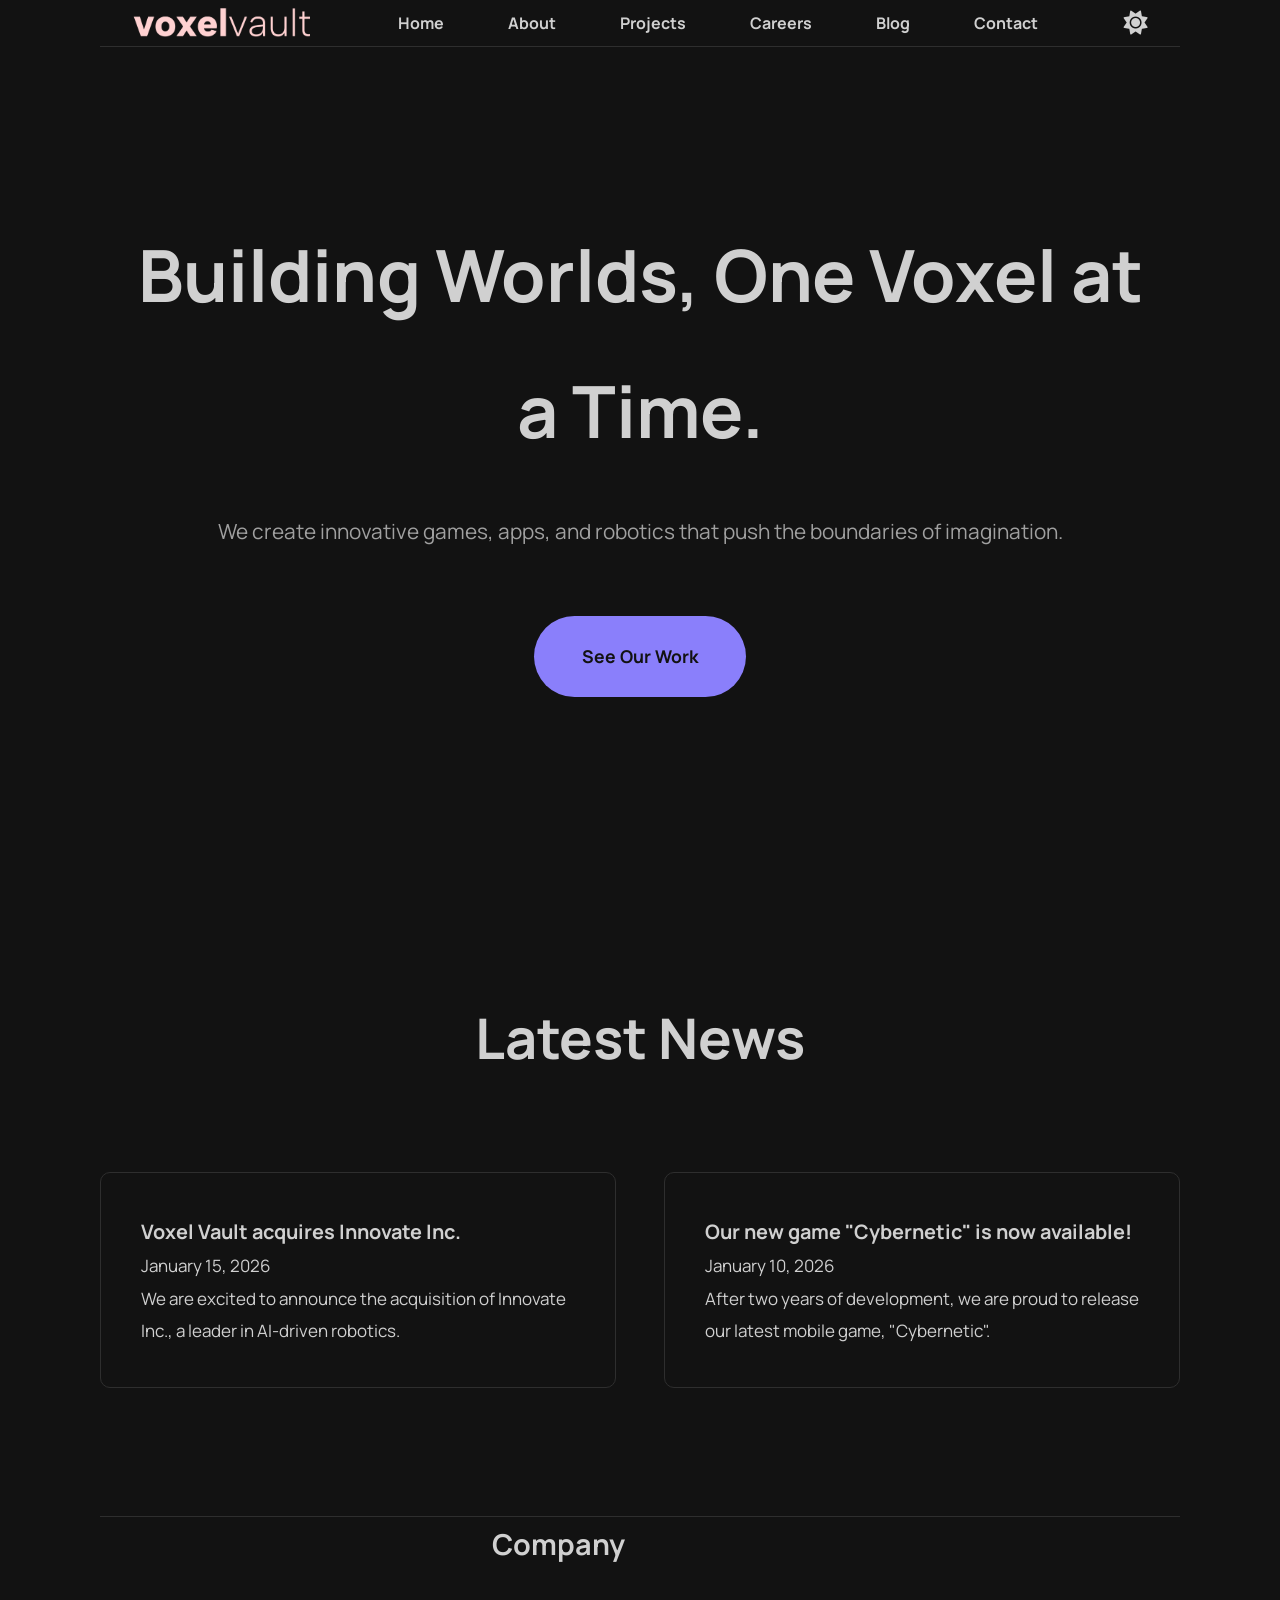
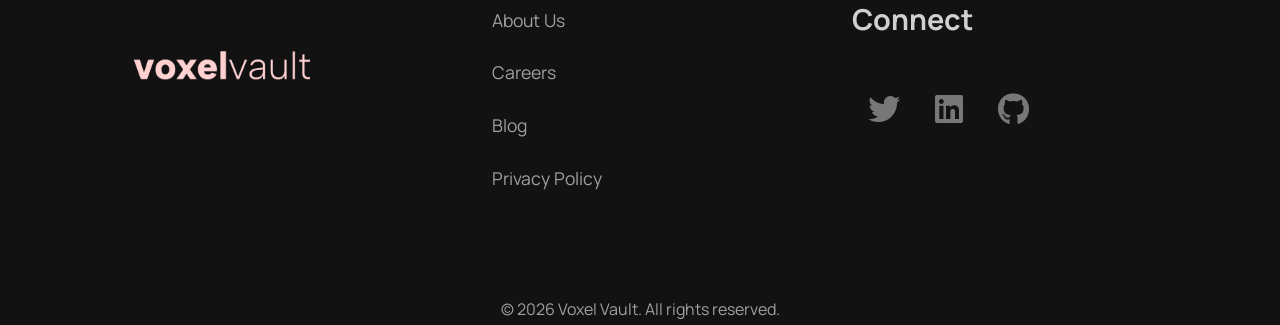
<file: index.html>
<!DOCTYPE html>
<html lang="en">
<head>
    <meta charset="UTF-8" />
    <meta name="viewport" content="width=device-width, initial-scale=1.0" />
    <title>Voxel Vault - Building Worlds</title>
    <link rel="stylesheet" href="style.css">
    <link rel="stylesheet" href="dark-theme.css">
    <link rel="icon" href="img/favicon.ico" type="image/x-icon">
    <link rel="stylesheet" href="https://cdnjs.cloudflare.com/ajax/libs/font-awesome/6.0.0-beta3/css/all.min.css">
</head>
<body class="dark-theme">
    <header class="container">
        <a href="index.html" class="logo">
            <img src="img/voxelvault-high-resolution-logo-transparent.png" alt="Voxel Vault Logo" class="dark-logo">
            <img src="img/voxelvault-high-resolution-logo-grayscale-transparent.png" alt="Voxel Vault Logo" class="light-logo">
        </a>
        <nav>
            <a href="index.html">Home</a>
            <a href="about.html">About</a>
            <a href="projects.html">Projects</a>
            <a href="careers.html">Careers</a>
            <a href="blog.html">Blog</a>
            <a href="contact.html">Contact</a>
        </nav>
        <div class="theme-switcher">
            <i class="fas fa-sun"></i>
        </div>
        <div class="hamburger">
            <span class="bar"></span>
            <span class="bar"></span>
            <span class="bar"></span>
        </div>
    </header>

    <main>
        <section class="hero">
            <div class="container">
                <h1>Building Worlds, One Voxel at a Time.</h1>
                <p>We create innovative games, apps, and robotics that push the boundaries of imagination.</p>
                <a href="projects.html" class="cta-button">See Our Work</a>
            </div>
        </section>

        <section class="section container">
            <h2 class="section-title">Latest News</h2>
            <div class="project-grid">
                <div class="project">
                    <div class="project-content">
                        <h3>Voxel Vault acquires Innovate Inc.</h3>
                        <p class="meta">January 15, 2026</p>
                        <p>We are excited to announce the acquisition of Innovate Inc., a leader in AI-driven robotics.</p>
                    </div>
                </div>
                <div class="project">
                    <div class="project-content">
                        <h3>Our new game "Cybernetic" is now available!</h3>
                        <p class="meta">January 10, 2026</p>
                        <p>After two years of development, we are proud to release our latest mobile game, "Cybernetic".</p>
                    </div>
                </div>
            </div>
        </section>
    </main>

    <footer class="container">
        <div class="footer-grid">
            <div class="logo">
                <a href="index.html">
                    <img src="img/voxelvault-high-resolution-logo-transparent.png" alt="Voxel Vault Logo" class="dark-logo">
                    <img src="img/voxelvault-high-resolution-logo-grayscale-transparent.png" alt="Voxel Vault Logo" class="light-logo">
                </a>
            </div>
            <div>
                <h4>Company</h4>
                <ul>
                    <li><a href="about.html">About Us</a></li>
                    <li><a href="careers.html">Careers</a></li>
                    <li><a href="blog.html">Blog</a></li>
                    <li><a href="privacy.html">Privacy Policy</a></li>
                </ul>
            </div>
            <div>
                <h4>Connect</h4>
                <div class="social-links">
                    <a href="#"><i class="fab fa-twitter"></i></a>
                    <a href="#"><i class="fab fa-linkedin"></i></a>
                    <a href="#"><i class="fab fa-github"></i></a>
                </div>
            </div>
        </div>
        <p>&copy; 2026 Voxel Vault. All rights reserved.</p>
    </footer>

    <script>
        const themeSwitcher = document.querySelector('.theme-switcher i');
        const body = document.querySelector('body');
        const hamburger = document.querySelector('.hamburger');
        const navMenu = document.querySelector('nav');

        themeSwitcher.addEventListener('click', () => {
            body.classList.toggle('dark-theme');
            if (body.classList.contains('dark-theme')) {
                themeSwitcher.classList.remove('fa-moon');
                themeSwitcher.classList.add('fa-sun');
            } else {
                themeSwitcher.classList.remove('fa-sun');
                themeSwitcher.classList.add('fa-moon');
            }
        });
        
        hamburger.addEventListener('click', () => {
            hamburger.classList.toggle('active');
            navMenu.classList.toggle('active');
        });
    </script>
</body>
</html>
</file>
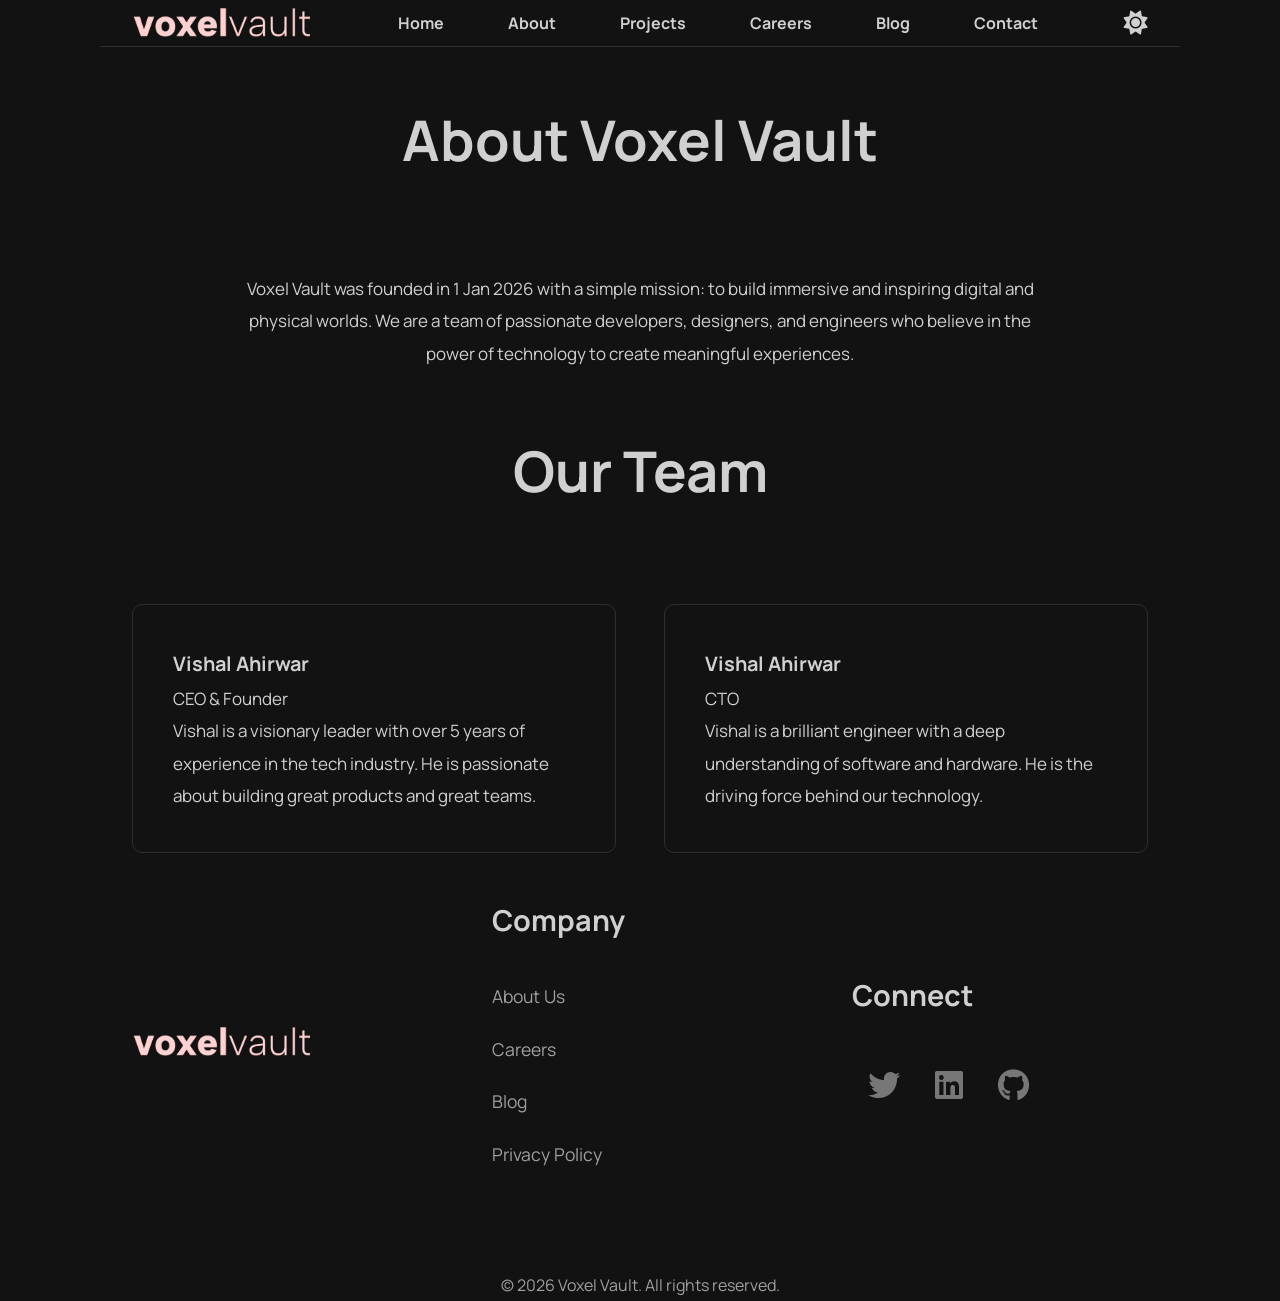
<file: about.html>
<!DOCTYPE html>
<html lang="en">
<head>
    <meta charset="UTF-8" />
    <meta name="viewport" content="width=device-width, initial-scale=1.0" />
    <title>About Us - Voxel Vault</title>
    <link rel="stylesheet" href="style.css">
    <link rel="stylesheet" href="dark-theme.css">
    <link rel="icon" href="img/favicon.ico" type="image/x-icon">
    <link rel="stylesheet" href="https://cdnjs.cloudflare.com/ajax/libs/font-awesome/6.0.0-beta3/css/all.min.css">
</head>
<body class="dark-theme">
    <header class="container">
        <a href="index.html" class="logo">
                    <img src="img/voxelvault-high-resolution-logo-transparent.png" alt="Voxel Vault Logo" class="dark-logo">
                    <img src="img/voxelvault-high-resolution-logo-grayscale-transparent.png" alt="Voxel Vault Logo" class="light-logo">
        </a>
        <nav>
            <a href="index.html">Home</a>
            <a href="about.html">About</a>
            <a href="projects.html">Projects</a>
            <a href="careers.html">Careers</a>
            <a href="blog.html">Blog</a>
            <a href="contact.html">Contact</a>
        </nav>
        <div class="theme-switcher">
            <i class="fas fa-sun"></i>
        </div>
        <div class="hamburger">
            <span class="bar"></span>
            <span class="bar"></span>
            <span class="bar"></span>
        </div>
    </header>
    <main class="container" style="padding-top: 40px; padding-bottom: 40px;">
        <h1 class="section-title">About Voxel Vault</h1>
        <p style="text-align: center; max-width: 800px; margin: 0 auto 3rem auto;">Voxel Vault was founded in 1 Jan 2026 with a simple mission: to build immersive and inspiring digital and physical worlds. We are a team of passionate developers, designers, and engineers who believe in the power of technology to create meaningful experiences.</p>

        <h2 class="section-title">Our Team</h2>
        <div class="project-grid">
            <div class="project">
                <div class="project-content">
                    <h3>Vishal Ahirwar</h3>
                    <p class="location">CEO & Founder</p>
                    <p>Vishal is a visionary leader with over 5 years of experience in the tech industry. He is passionate about building great products and great teams.</p>
                </div>
            </div>
            <div class="project">
                <div class="project-content">
                    <h3>Vishal Ahirwar</h3>
                    <p class="location">CTO</p>
                    <p>Vishal is a brilliant engineer with a deep understanding of software and hardware. He is the driving force behind our technology.</p>
                </div>
            </div>
        </div>
    </main>
    <footer class="container">
        <div class="footer-grid">
            <div class="logo">
                <a href="index.html">
                    <img src="img/voxelvault-high-resolution-logo-transparent.png" alt="Voxel Vault Logo" class="dark-logo">
                    <img src="img/voxelvault-high-resolution-logo-grayscale-transparent.png" alt="Voxel Vault Logo" class="light-logo">
                </a>
            </div>
            <div>
                <h4>Company</h4>
                <ul>
                    <li><a href="about.html">About Us</a></li>
                    <li><a href="careers.html">Careers</a></li>
                    <li><a href="blog.html">Blog</a></li>
                    <li><a href="privacy.html">Privacy Policy</a></li>
                </ul>
            </div>
            <div>
                <h4>Connect</h4>
                <div class="social-links">
                    <a href="#"><i class="fab fa-twitter"></i></a>
                    <a href="#"><i class="fab fa-linkedin"></i></a>
                    <a href="#"><i class="fab fa-github"></i></a>
                </div>
            </div>
        </div>
        <p>&copy; 2026 Voxel Vault. All rights reserved.</p>
    </footer>

    <script>
        const themeSwitcher = document.querySelector('.theme-switcher i');
        const body = document.querySelector('body');
        const hamburger = document.querySelector('.hamburger');
        const navMenu = document.querySelector('nav');

        themeSwitcher.addEventListener('click', () => {
            body.classList.toggle('dark-theme');
            if (body.classList.contains('dark-theme')) {
                themeSwitcher.classList.remove('fa-moon');
                themeSwitcher.classList.add('fa-sun');
            } else {
                themeSwitcher.classList.remove('fa-sun');
                themeSwitcher.classList.add('fa-moon');
            }
        });
        
        hamburger.addEventListener('click', () => {
            hamburger.classList.toggle('active');
            navMenu.classList.toggle('active');
        });
    </script>
</body>
</html>
</file>
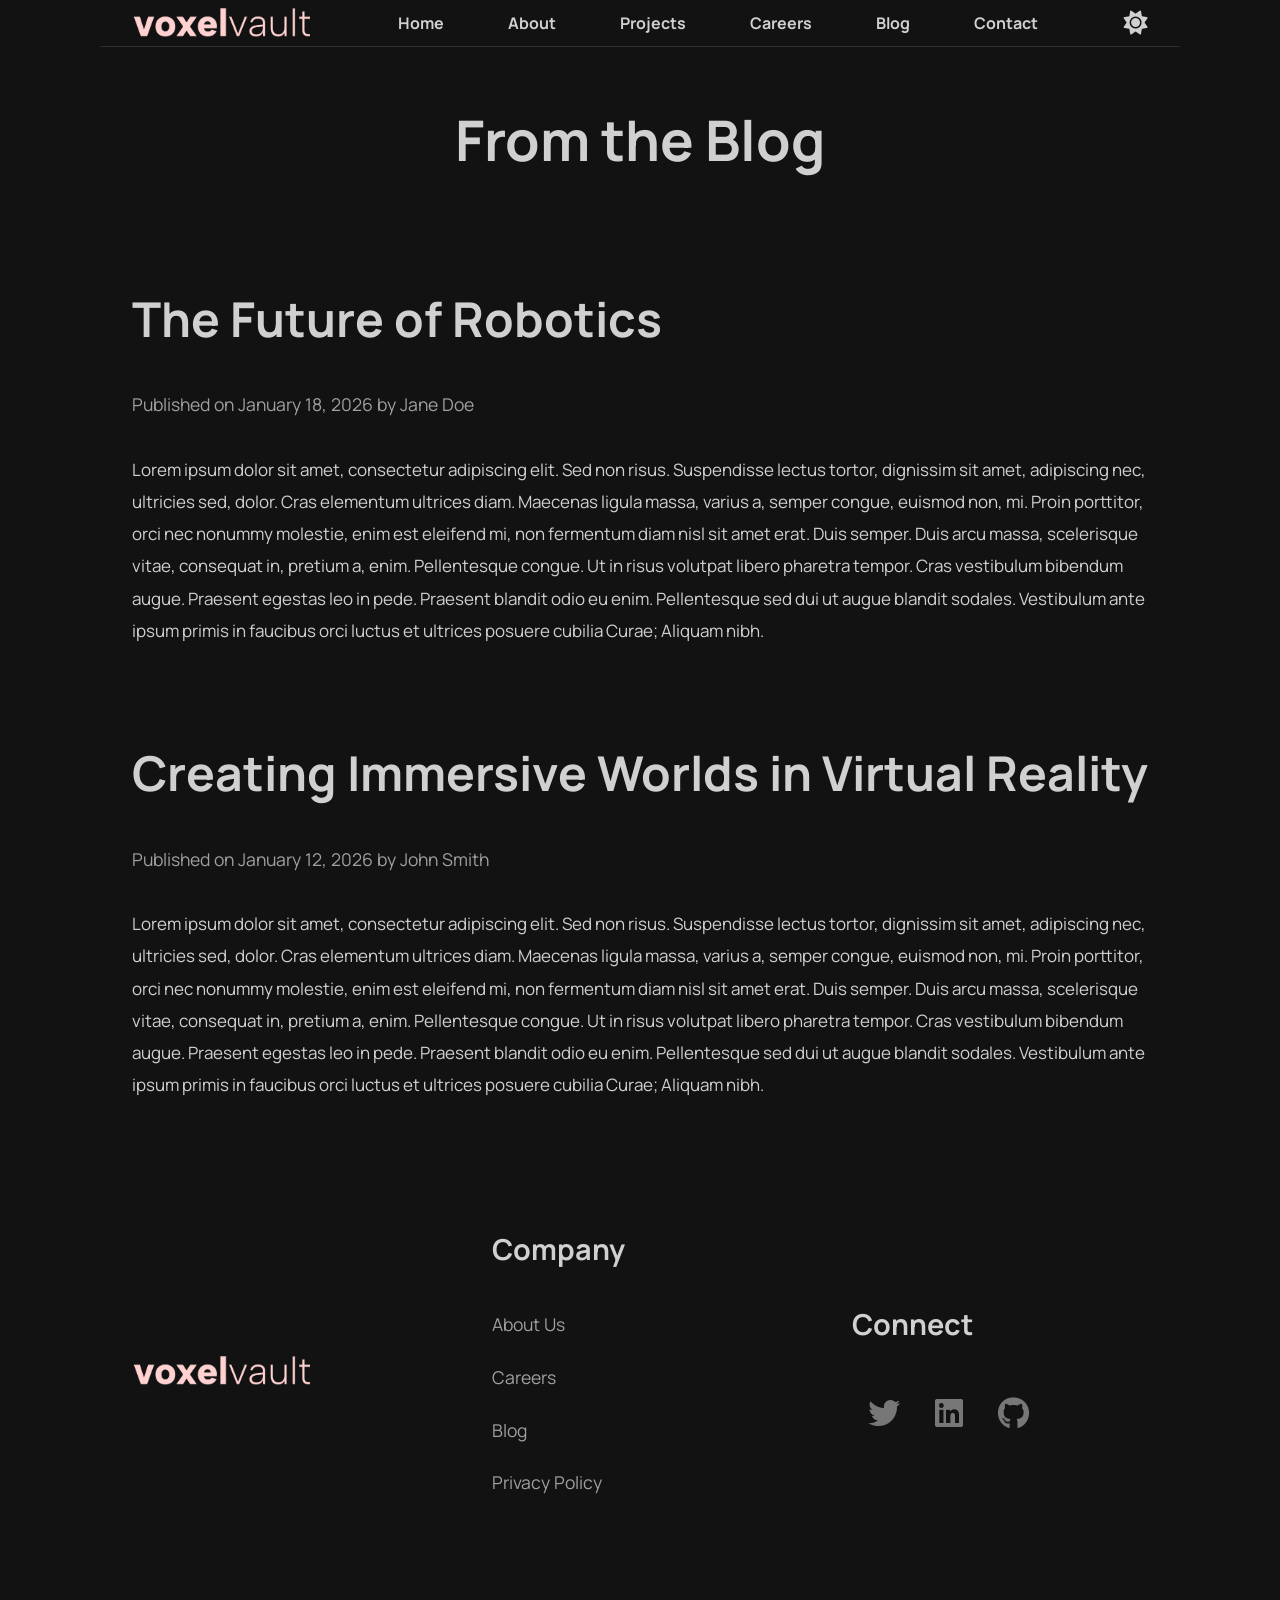
<file: blog.html>
<!DOCTYPE html>
<html lang="en">
<head>
    <meta charset="UTF-8" />
    <meta name="viewport" content="width=device-width, initial-scale=1.0" />
    <title>Blog - Voxel Vault</title>
    <link rel="stylesheet" href="style.css">
    <link rel="stylesheet" href="dark-theme.css">
    <link rel="icon" href="img/favicon.ico" type="image/x-icon">
    <link rel="stylesheet" href="https://cdnjs.cloudflare.com/ajax/libs/font-awesome/6.0.0-beta3/css/all.min.css">
</head>
<body class="dark-theme">
    <header class="container">
        <a href="index.html" class="logo">
                    <img src="img/voxelvault-high-resolution-logo-transparent.png" alt="Voxel Vault Logo" class="dark-logo">
                    <img src="img/voxelvault-high-resolution-logo-grayscale-transparent.png" alt="Voxel Vault Logo" class="light-logo">
        </a>
        <nav>
            <a href="index.html">Home</a>
            <a href="about.html">About</a>
            <a href="projects.html">Projects</a>
            <a href="careers.html">Careers</a>
            <a href="blog.html">Blog</a>
            <a href="contact.html">Contact</a>
        </nav>
        <div class="theme-switcher">
            <i class="fas fa-sun"></i>
        </div>
        <div class="hamburger">
            <span class="bar"></span>
            <span class="bar"></span>
            <span class="bar"></span>
        </div>
    </header>
    <main class="container" style="padding-top: 40px; padding-bottom: 40px;">
        <h1 class="section-title">From the Blog</h1>
        
        <div class="blog-post">
            <h3>The Future of Robotics</h3>
            <p class="meta">Published on January 18, 2026 by Jane Doe</p>
            <p>Lorem ipsum dolor sit amet, consectetur adipiscing elit. Sed non risus. Suspendisse lectus tortor, dignissim sit amet, adipiscing nec, ultricies sed, dolor. Cras elementum ultrices diam. Maecenas ligula massa, varius a, semper congue, euismod non, mi. Proin porttitor, orci nec nonummy molestie, enim est eleifend mi, non fermentum diam nisl sit amet erat. Duis semper. Duis arcu massa, scelerisque vitae, consequat in, pretium a, enim. Pellentesque congue. Ut in risus volutpat libero pharetra tempor. Cras vestibulum bibendum augue. Praesent egestas leo in pede. Praesent blandit odio eu enim. Pellentesque sed dui ut augue blandit sodales. Vestibulum ante ipsum primis in faucibus orci luctus et ultrices posuere cubilia Curae; Aliquam nibh.</p>
        </div>

        <div class="blog-post">
            <h3>Creating Immersive Worlds in Virtual Reality</h3>
            <p class="meta">Published on January 12, 2026 by John Smith</p>
            <p>Lorem ipsum dolor sit amet, consectetur adipiscing elit. Sed non risus. Suspendisse lectus tortor, dignissim sit amet, adipiscing nec, ultricies sed, dolor. Cras elementum ultrices diam. Maecenas ligula massa, varius a, semper congue, euismod non, mi. Proin porttitor, orci nec nonummy molestie, enim est eleifend mi, non fermentum diam nisl sit amet erat. Duis semper. Duis arcu massa, scelerisque vitae, consequat in, pretium a, enim. Pellentesque congue. Ut in risus volutpat libero pharetra tempor. Cras vestibulum bibendum augue. Praesent egestas leo in pede. Praesent blandit odio eu enim. Pellentesque sed dui ut augue blandit sodales. Vestibulum ante ipsum primis in faucibus orci luctus et ultrices posuere cubilia Curae; Aliquam nibh.</p>
        </div>
        
    </main>
    <footer class="container">
        <div class="footer-grid">
            <div class="logo">
                <a href="index.html">
                                  <img src="img/voxelvault-high-resolution-logo-transparent.png" alt="Voxel Vault Logo" class="dark-logo">
                    <img src="img/voxelvault-high-resolution-logo-grayscale-transparent.png" alt="Voxel Vault Logo" class="light-logo">
                </a>
            </div>
            <div>
                <h4>Company</h4>
                <ul>
                    <li><a href="about.html">About Us</a></li>
                    <li><a href="careers.html">Careers</a></li>
                    <li><a href="blog.html">Blog</a></li>
                    <li><a href="privacy.html">Privacy Policy</a></li>
                </ul>
            </div>
            <div>
                <h4>Connect</h4>
                <div class="social-links">
                    <a href="#"><i class="fab fa-twitter"></i></a>
                    <a href="#"><i class="fab fa-linkedin"></i></a>
                    <a href="#"><i class="fab fa-github"></i></a>
                </div>
            </div>
        </div>
        <p>&copy; 2026 Voxel Vault. All rights reserved.</p>
    </footer>

    <script>
        const themeSwitcher = document.querySelector('.theme-switcher i');
        const body = document.querySelector('body');
        const hamburger = document.querySelector('.hamburger');
        const navMenu = document.querySelector('nav');

        themeSwitcher.addEventListener('click', () => {
            body.classList.toggle('dark-theme');
            if (body.classList.contains('dark-theme')) {
                themeSwitcher.classList.remove('fa-moon');
                themeSwitcher.classList.add('fa-sun');
            } else {
                themeSwitcher.classList.remove('fa-sun');
                themeSwitcher.classList.add('fa-moon');
            }
        });

        hamburger.addEventListener('click', () => {
            hamburger.classList.toggle('active');
            navMenu.classList.toggle('active');
        });
    </script>
</body>
</html>
</file>
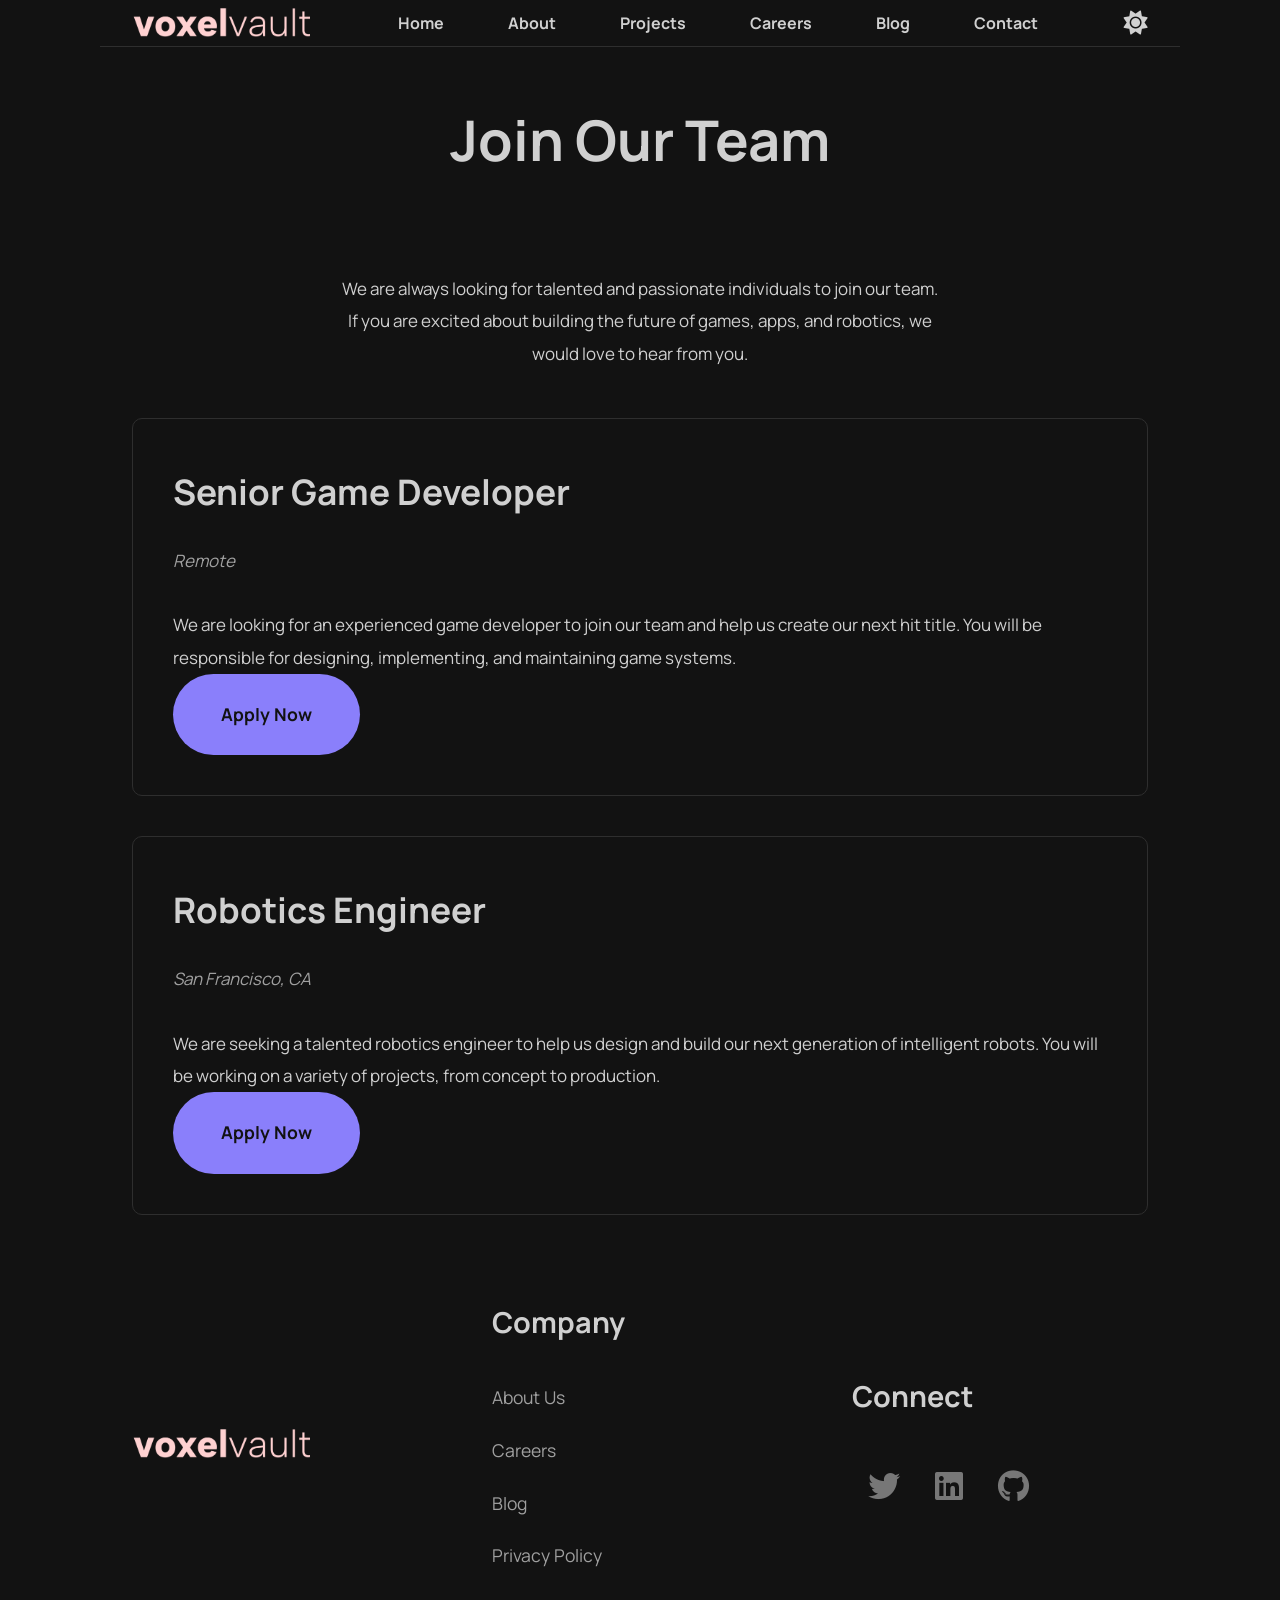
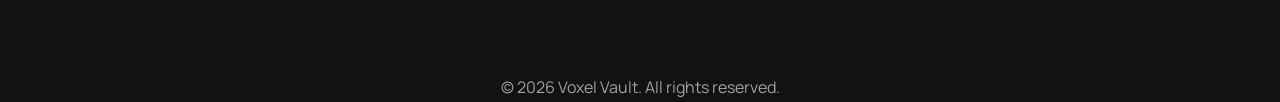
<file: careers.html>
<!DOCTYPE html>
<html lang="en">
<head>
    <meta charset="UTF-8" />
    <meta name="viewport" content="width=device-width, initial-scale=1.0" />
    <title>Careers - Voxel Vault</title>
    <link rel="stylesheet" href="style.css">
    <link rel="stylesheet" href="dark-theme.css">
    <link rel="icon" href="img/favicon.ico" type="image/x-icon">
    <link rel="stylesheet" href="https://cdnjs.cloudflare.com/ajax/libs/font-awesome/6.0.0-beta3/css/all.min.css">
</head>
<body class="dark-theme">
    <header class="container">
        <a href="index.html" class="logo">
                     <img src="img/voxelvault-high-resolution-logo-transparent.png" alt="Voxel Vault Logo" class="dark-logo">
                    <img src="img/voxelvault-high-resolution-logo-grayscale-transparent.png" alt="Voxel Vault Logo" class="light-logo">
        </a>
        <nav>
            <a href="index.html">Home</a>
            <a href="about.html">About</a>
            <a href="projects.html">Projects</a>
            <a href="careers.html">Careers</a>
            <a href="blog.html">Blog</a>
            <a href="contact.html">Contact</a>
        </nav>
        <div class="theme-switcher">
            <i class="fas fa-sun"></i>
        </div>
        <div class="hamburger">
            <span class="bar"></span>
            <span class="bar"></span>
            <span class="bar"></span>
        </div>
    </header>
    <main class="container" style="padding-top: 40px; padding-bottom: 40px;">
        <h1 class="section-title">Join Our Team</h1>
        <p style="text-align: center; max-width: 600px; margin: 0 auto 3rem auto;">We are always looking for talented and passionate individuals to join our team. If you are excited about building the future of games, apps, and robotics, we would love to hear from you.</p>

        <div class="job-listing">
            <h3>Senior Game Developer</h3>
            <p class="location">Remote</p>
            <p>We are looking for an experienced game developer to join our team and help us create our next hit title. You will be responsible for designing, implementing, and maintaining game systems.</p>
            <a href="mailto:careers@voxelvault.com" class="cta-button">Apply Now</a>
        </div>

        <div class="job-listing">
            <h3>Robotics Engineer</h3>
            <p class="location">San Francisco, CA</p>
            <p>We are seeking a talented robotics engineer to help us design and build our next generation of intelligent robots. You will be working on a variety of projects, from concept to production.</p>
            <a href="mailto:careers@voxelvault.com" class="cta-button">Apply Now</a>
        </div>
    </main>
    <footer class="container">
        <div class="footer-grid">
            <div class="logo">
                <a href="index.html">
                    <img src="img/voxelvault-high-resolution-logo-transparent.png" alt="Voxel Vault Logo" class="dark-logo">
                    <img src="img/voxelvault-high-resolution-logo-grayscale-transparent.png" alt="Voxel Vault Logo" class="light-logo">
                </a>
            </div>
            <div>
                <h4>Company</h4>
                <ul>
                    <li><a href="about.html">About Us</a></li>
                    <li><a href="careers.html">Careers</a></li>
                    <li><a href="blog.html">Blog</a></li>
                    <li><a href="privacy.html">Privacy Policy</a></li>
                </ul>
            </div>
            <div>
                <h4>Connect</h4>
                <div class="social-links">
                    <a href="#"><i class="fab fa-twitter"></i></a>
                    <a href="#"><i class="fab fa-linkedin"></i></a>
                    <a href="#"><i class="fab fa-github"></i></a>
                </div>
            </div>
        </div>
        <p>&copy; 2026 Voxel Vault. All rights reserved.</p>
    </footer>

    <script>
        const themeSwitcher = document.querySelector('.theme-switcher i');
        const body = document.querySelector('body');
        const hamburger = document.querySelector('.hamburger');
        const navMenu = document.querySelector('nav');

        themeSwitcher.addEventListener('click', () => {
            body.classList.toggle('dark-theme');
            if (body.classList.contains('dark-theme')) {
                themeSwitcher.classList.remove('fa-moon');
                themeSwitcher.classList.add('fa-sun');
            } else {
                themeSwitcher.classList.remove('fa-sun');
                themeSwitcher.classList.add('fa-moon');
            }
        });

        hamburger.addEventListener('click', () => {
            hamburger.classList.toggle('active');
            navMenu.classList.toggle('active');
        });
    </script>
</body>
</html>
</file>
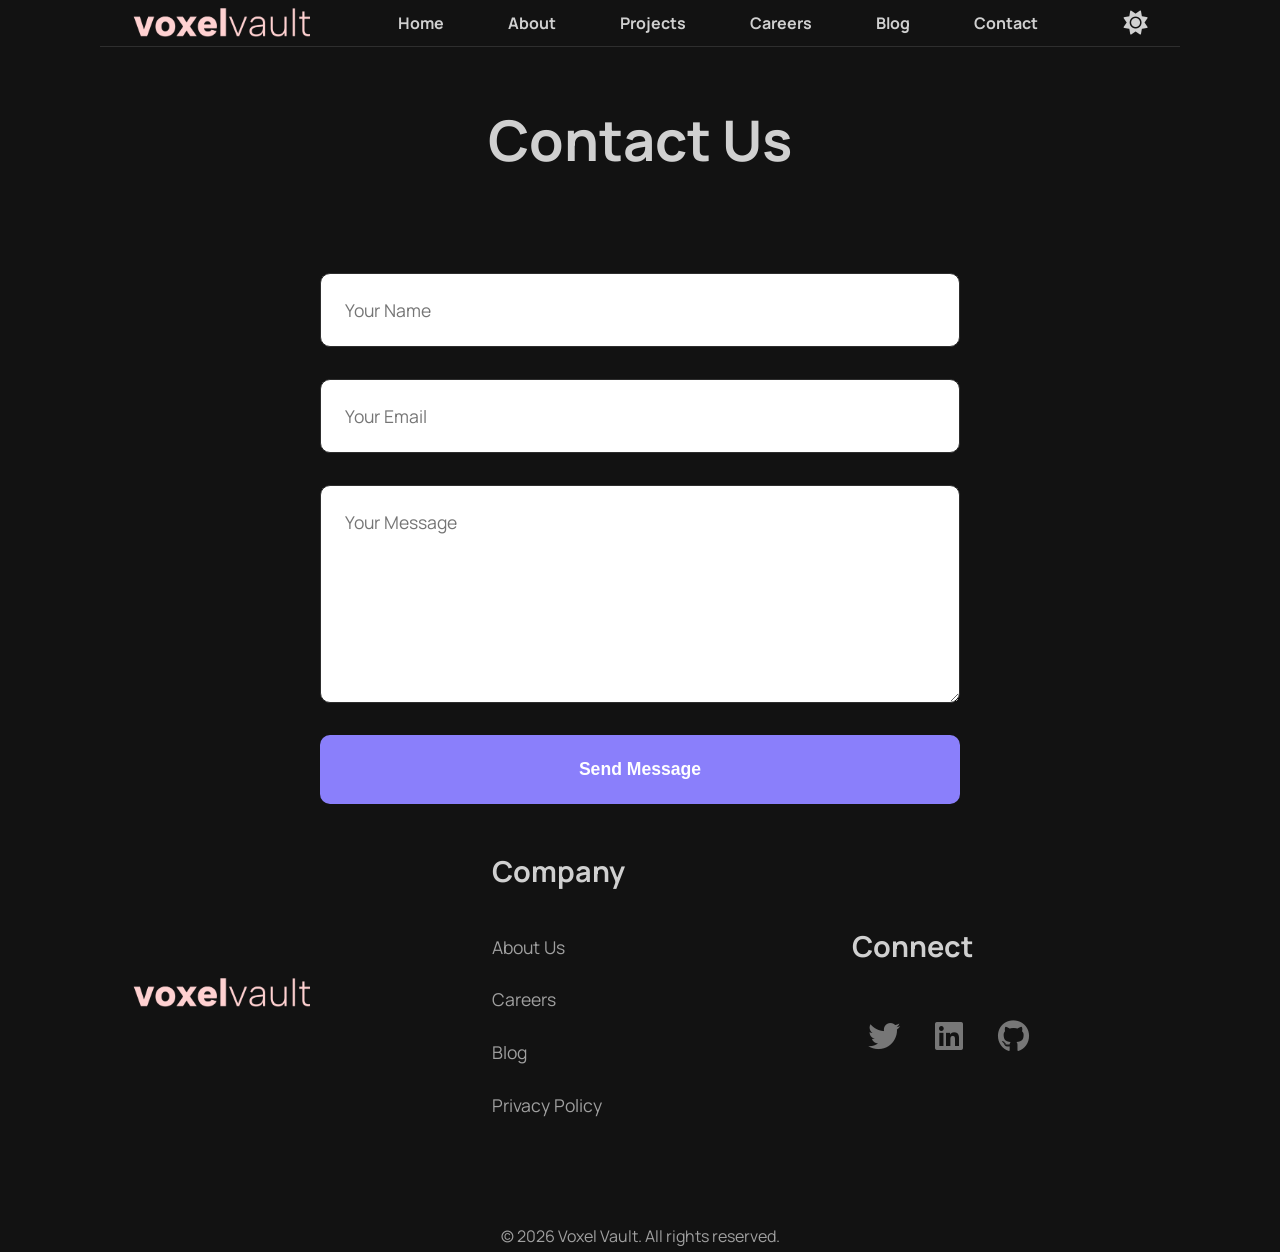
<file: contact.html>
<!DOCTYPE html>
<html lang="en">
<head>
    <meta charset="UTF-8" />
    <meta name="viewport" content="width=device-width, initial-scale=1.0" />
    <title>Contact - Voxel Vault</title>
    <link rel="stylesheet" href="style.css">
    <link rel="stylesheet" href="dark-theme.css">
    <link rel="icon" href="img/favicon.ico" type="image/x-icon">
    <link rel="stylesheet" href="https://cdnjs.cloudflare.com/ajax/libs/font-awesome/6.0.0-beta3/css/all.min.css">
</head>
<body class="dark-theme">
    <header class="container">
        <a href="index.html" class="logo">
                    <img src="img/voxelvault-high-resolution-logo-transparent.png" alt="Voxel Vault Logo" class="dark-logo">
                    <img src="img/voxelvault-high-resolution-logo-grayscale-transparent.png" alt="Voxel Vault Logo" class="light-logo">
        </a>
        <nav>
            <a href="index.html">Home</a>
            <a href="about.html">About</a>
            <a href="projects.html">Projects</a>
            <a href="careers.html">Careers</a>
            <a href="blog.html">Blog</a>
            <a href="contact.html">Contact</a>
        </nav>
        <div class="theme-switcher">
            <i class="fas fa-sun"></i>
        </div>
        <div class="hamburger">
            <span class="bar"></span>
            <span class="bar"></span>
            <span class="bar"></span>
        </div>
    </header>
    <main class="container" style="padding-top: 40px; padding-bottom: 40px;">
        <h1 class="section-title">Contact Us</h1>
        <form action="mailto:contact@voxelvault.com" method="post" enctype="text/plain">
            <input type="text" name="name" placeholder="Your Name" required>
            <input type="email" name="email" placeholder="Your Email" required>
            <textarea name="message" rows="7" placeholder="Your Message" required></textarea>
            <button type="submit">Send Message</button>
        </form>
    </main>
    <footer class="container">
        <div class="footer-grid">
            <div class="logo">
                <a href="index.html">
                    <img src="img/voxelvault-high-resolution-logo-transparent.png" alt="Voxel Vault Logo" class="dark-logo">
                    <img src="img/voxelvault-high-resolution-logo-grayscale-transparent.png" alt="Voxel Vault Logo" class="light-logo">
                </a>
            </div>
            <div>
                <h4>Company</h4>
                <ul>
                    <li><a href="about.html">About Us</a></li>
                    <li><a href="careers.html">Careers</a></li>
                    <li><a href="blog.html">Blog</a></li>
                    <li><a href="privacy.html">Privacy Policy</a></li>
                </ul>
            </div>
            <div>
                <h4>Connect</h4>
                <div class="social-links">
                    <a href="#"><i class="fab fa-twitter"></i></a>
                    <a href="#"><i class="fab fa-linkedin"></i></a>
                    <a href="#"><i class="fab fa-github"></i></a>
                </div>
            </div>
        </div>
        <p>&copy; 2026 Voxel Vault. All rights reserved.</p>
    </footer>

    <script>
        const themeSwitcher = document.querySelector('.theme-switcher i');
        const body = document.querySelector('body');
        const hamburger = document.querySelector('.hamburger');
        const navMenu = document.querySelector('nav');

        themeSwitcher.addEventListener('click', () => {
            body.classList.toggle('dark-theme');
            if (body.classList.contains('dark-theme')) {
                themeSwitcher.classList.remove('fa-moon');
                themeSwitcher.classList.add('fa-sun');
            } else {
                themeSwitcher.classList.remove('fa-sun');
                themeSwitcher.classList.add('fa-moon');
            }
        });

        hamburger.addEventListener('click', () => {
            hamburger.classList.toggle('active');
            navMenu.classList.toggle('active');
        });
    </script>
</body>
</html>
</file>
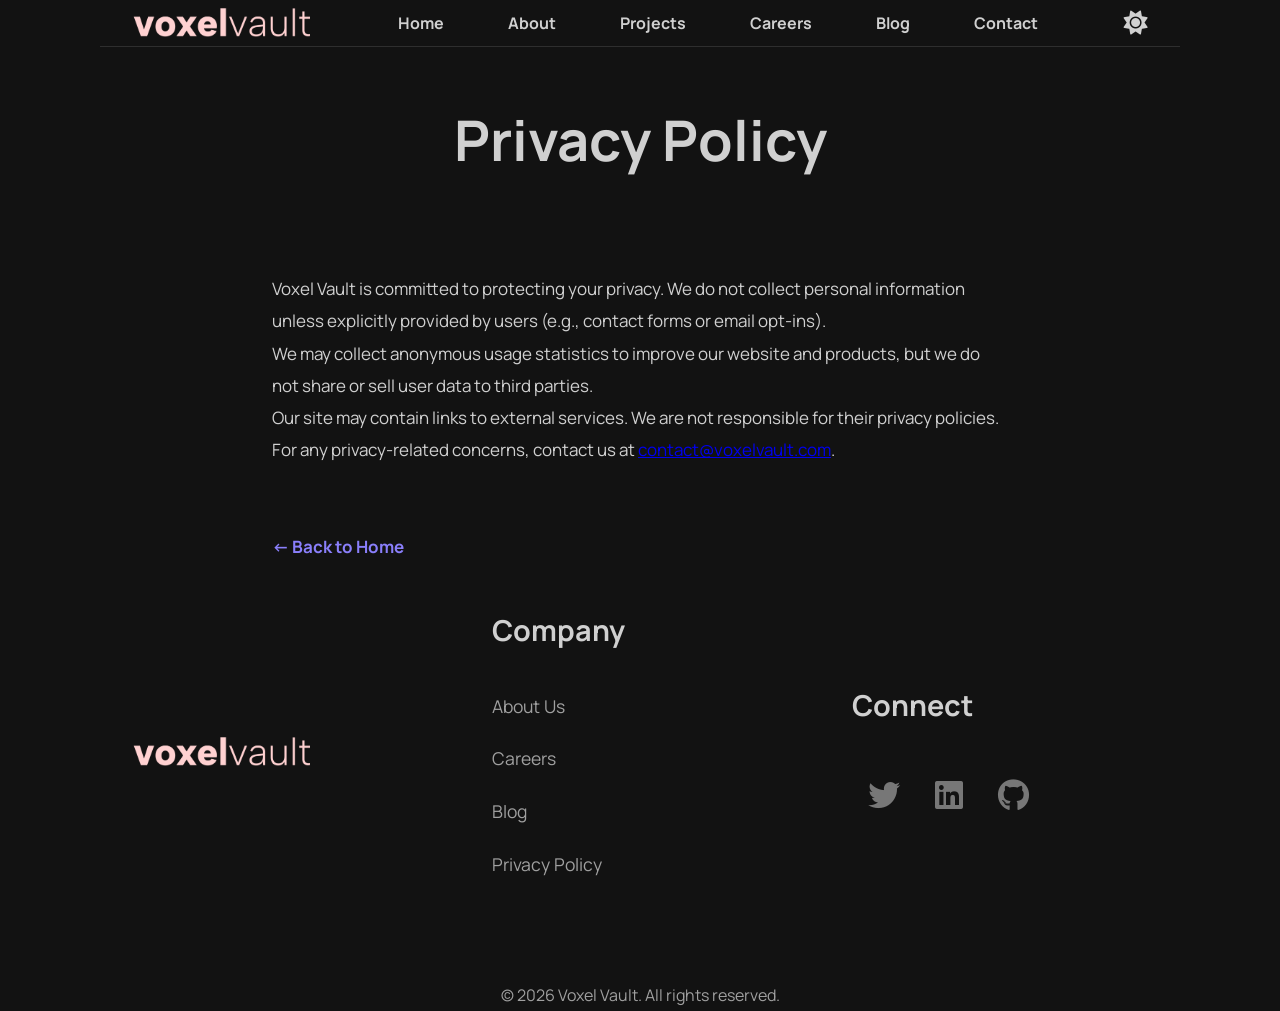
<file: privacy.html>
<!DOCTYPE html>
<html lang="en">
<head>
    <meta charset="UTF-8" />
    <meta name="viewport" content="width=device-width, initial-scale=1.0" />
    <title>Privacy Policy - Voxel Vault</title>
    <link rel="stylesheet" href="style.css">
    <link rel="stylesheet" href="dark-theme.css">
    <link rel="icon" href="img/favicon.ico" type="image/x-icon">
    <link rel="stylesheet" href="https://cdnjs.cloudflare.com/ajax/libs/font-awesome/6.0.0-beta3/css/all.min.css">
</head>
<body class="dark-theme">
    <header class="container">
        <a href="index.html" class="logo">
                           <img src="img/voxelvault-high-resolution-logo-transparent.png" alt="Voxel Vault Logo" class="dark-logo">
                    <img src="img/voxelvault-high-resolution-logo-grayscale-transparent.png" alt="Voxel Vault Logo" class="light-logo">
        </a>
        <nav>
            <a href="index.html">Home</a>
            <a href="about.html">About</a>
            <a href="projects.html">Projects</a>
            <a href="careers.html">Careers</a>
            <a href="blog.html">Blog</a>
            <a href="contact.html">Contact</a>
        </nav>
        <div class="theme-switcher">
            <i class="fas fa-sun"></i>
        </div>
        <div class="hamburger">
            <span class="bar"></span>
            <span class="bar"></span>
            <span class="bar"></span>
        </div>
    </header>
    <main class="container" style="padding-top: 40px; padding-bottom: 40px; text-align: left; max-width: 800px;">
        <h1 class="section-title">Privacy Policy</h1>
        <p>Voxel Vault is committed to protecting your privacy. We do not collect personal information unless explicitly provided by users (e.g., contact forms or email opt-ins).</p>
        <p>We may collect anonymous usage statistics to improve our website and products, but we do not share or sell user data to third parties.</p>
        <p>Our site may contain links to external services. We are not responsible for their privacy policies.</p>
        <p>For any privacy-related concerns, contact us at <a href="mailto:contact@voxelvault.com">contact@voxelvault.com</a>.</p>
        <p><a href="index.html" class="back-link">← Back to Home</a></p>
    </main>
    <footer class="container">
        <div class="footer-grid">
            <div class="logo">
                <a href="index.html">
                        <img src="img/voxelvault-high-resolution-logo-transparent.png" alt="Voxel Vault Logo" class="dark-logo">
                    <img src="img/voxelvault-high-resolution-logo-grayscale-transparent.png" alt="Voxel Vault Logo" class="light-logo">
                </a>
            </div>
            <div>
                <h4>Company</h4>
                <ul>
                    <li><a href="about.html">About Us</a></li>
                    <li><a href="careers.html">Careers</a></li>
                    <li><a href="blog.html">Blog</a></li>
                    <li><a href="privacy.html">Privacy Policy</a></li>
                </ul>
            </div>
            <div>
                <h4>Connect</h4>
                <div class="social-links">
                    <a href="#"><i class="fab fa-twitter"></i></a>
                    <a href="https://www.linkedin.com/company/voxelvault"><i class="fab fa-linkedin"></i></a>
                    <a href="https://github.com/voxelvaultt"><i class="fab fa-github"></i></a>
                </div>
            </div>
        </div>
        <p>&copy; 2026 Voxel Vault. All rights reserved.</p>
    </footer>

    <script>
        const themeSwitcher = document.querySelector('.theme-switcher i');
        const body = document.querySelector('body');
        const hamburger = document.querySelector('.hamburger');
        const navMenu = document.querySelector('nav');

        themeSwitcher.addEventListener('click', () => {
            body.classList.toggle('dark-theme');
            if (body.classList.contains('dark-theme')) {
                themeSwitcher.classList.remove('fa-moon');
                themeSwitcher.classList.add('fa-sun');
            } else {
                themeSwitcher.classList.remove('fa-sun');
                themeSwitcher.classList.add('fa-moon');
            }
        });

        hamburger.addEventListener('click', () => {
            hamburger.classList.toggle('active');
            navMenu.classList.toggle('active');
        });
    </script>
</body>
</html>
</file>
<file: style.css>
@import url('https://fonts.googleapis.com/css2?family=Manrope:wght@400;700&display=swap');

:root {
    --primary-color: #6c5ce7;
    --text-color: #555555;
    --background-color: #f8f9fa;
    --secondary-background-color: #ffffff;
    --border-color: #e0e0e0;

    --body-font: 'Manrope', sans-serif;
}

* {
    margin: 0;
    padding: 0;
    box-sizing: border-box;
}

body {
    font-family: var(--body-font);
    background-color: var(--background-color);
    color: var(--text-color);
    line-height: 1.9;
    font-size: 17px;
}

.dark-logo {
    display: none;
}

.container {
    max-width: 1080px;
    margin: 0 auto;
    padding: 0 2rem;
}

header {
    padding: 2.5rem 0;
    display: flex;
    justify-content: space-between;
    align-items: center;
    border-bottom: 1px solid var(--border-color);
}

header .logo img {
    height: auto;
    max-width: 180px;
    max-height: 60px;
    object-fit: contain;
}

nav {
    display: flex;
}

nav a {
    margin: 0 2rem;
    color: var(--text-color);
    text-decoration: none;
    font-weight: 700;
    font-size: 1rem;
}

nav a:hover {
    color: var(--primary-color);
}

.theme-switcher {
    cursor: pointer;
    font-size: 1.5rem;
}

.hamburger {
    display: none;
    cursor: pointer;
}

.hamburger .bar {
    display: block;
    width: 25px;
    height: 3px;
    margin: 5px auto;
    -webkit-transition: all 0.3s ease-in-out;
    transition: all 0.3s ease-in-out;
    background-color: var(--text-color);
}


.hero {
    text-align: center;
    padding: 10rem 0;
}

.hero h1 {
    font-size: 4.5rem;
    margin-bottom: 2rem;
}

.hero p {
    font-size: 1.3rem;
    color: #777777;
    margin-bottom: 4rem;
}

.cta-button {
    display: inline-block;
    padding: 1.5rem 3rem;
    background: var(--primary-color);
    color: #ffffff;
    text-decoration: none;
    font-weight: 700;
    border-radius: 50px;
    font-size: 1.1rem;
    transition: background-color 0.3s;
}

.cta-button:hover {
    background-color: #5a4cdb;
}

.section {
    padding: 8rem 0;
    border-bottom: 1px solid var(--border-color);
}

.section-title {
    font-size: 3.5rem;
    margin-bottom: 5rem;
    text-align: center;
}

.project-grid {
    display: grid;
    grid-template-columns: repeat(auto-fit, minmax(320px, 1fr));
    gap: 3rem;
}

.project {
    border: 1px solid var(--border-color);
    border-radius: 10px;
    overflow: hidden;
    transition: transform 0.3s;
}

.project:hover {
    transform: translateY(-5px);
}

.project img {
    width: 100%;
    height: 220px;
    object-fit: cover;
}

.project-content {
    padding: 2.5rem;
}

.project-content h2 {
    font-size: 2rem;
    margin-bottom: 1.5rem;
}

footer {
    text-align: center;
    padding: 6rem 0;
    color: #777777;
    font-size: 1rem;
}

.footer-grid {
    display: grid;
    grid-template-columns: repeat(auto-fit, minmax(240px, 1fr));
    gap: 4rem;
    text-align: left;
    margin-bottom: 5rem;
    align-items: center;
}

.footer-grid .logo img {
    height: auto;
    max-width: 180px;
    max-height: 60px;
    object-fit: contain;
}

.footer-grid h4 {
    font-size: 1.8rem;
    margin-bottom: 2rem;
    color: var(--text-color);
}

.footer-grid ul {
    list-style: none;
}

.footer-grid ul li {
    margin-bottom: 1.2rem;
}

.footer-grid ul li a {
    color: #777777;
    text-decoration: none;
    font-size: 1.1rem;
}

.footer-grid ul li a:hover {
    color: var(--primary-color);
}

.social-links a {
    color: #777777;
    margin: 0 1rem;
    font-size: 2rem;
}

.social-links a:hover {
    color: var(--primary-color);
}

.back-link {
    display: inline-block;
    margin-top: 4rem;
    color: var(--primary-color);
    text-decoration: none;
    font-weight: 700;
}
.back-link:hover {
    text-decoration: underline;
}
form {
    display: flex;
    flex-direction: column;
    gap: 2rem;
    max-width: 640px;
    margin: 0 auto;
}
input, textarea {
    padding: 1.5rem;
    border: 1px solid var(--border-color);
    border-radius: 10px;
    font-family: var(--body-font);
    font-size: 1.1rem;
}
button[type="submit"] {
    padding: 1.5rem;
    background: var(--primary-color);
    color: #ffffff;
    border: none;
    border-radius: 10px;
    cursor: pointer;
    font-weight: 700;
    font-size: 1.1rem;
    transition: background-color 0.3s;
}

.job-listing {
    border: 1px solid var(--border-color);
    border-radius: 10px;
    padding: 2.5rem;
    margin-bottom: 2.5rem;
}

.job-listing h3 {
    font-size: 2.2rem;
    margin-bottom: 1.2rem;
}

.job-listing .location {
    font-style: italic;
    color: #777777;
    margin-bottom: 2rem;
}

.blog-post {
    margin-bottom: 5rem;
}

.blog-post h3 {
    font-size: 3rem;
    margin-bottom: 1.5rem;
}

.blog-post .meta {
    font-size: 1.1rem;
    color: #777777;
    margin-bottom: 2rem;
}

@media (max-width: 768px) {
    nav {
        position: fixed;
        left: -100%;
        top: 70px;
        flex-direction: column;
        background-color: var(--background-color);
        width: 100%;
        text-align: center;
        transition: 0.3s;
        box-shadow: 0 10px 27px rgba(0, 0, 0, 0.05);
        z-index: 100;
    }

    nav.active {
        left: 0;
    }

    nav a {
        margin: 1.5rem 0;
    }

    .hamburger {
        display: block;
        z-index: 101;
    }

    .hamburger.active .bar:nth-child(2) {
        opacity: 0;
    }

    .hamburger.active .bar:nth-child(1) {
        transform: translateY(8px) rotate(45deg);
    }

    .hamburger.active .bar:nth-child(3) {
        transform: translateY(-8px) rotate(-45deg);
    }

    .hero {
        padding: 6rem 0;
    }

    .hero h1 {
        font-size: 3rem;
    }

    .hero p {
        font-size: 1.1rem;
    }

    .section-title {
        font-size: 2.5rem;
    }
}
</file>
<file: dark-theme.css>
/* Dark Theme */
body.dark-theme {
    --primary-color: #8a7ffb;
    --text-color: #d0d0d0;
    --background-color: #121212;
    --secondary-background-color: #1e1e1e;
    --border-color: #2e2e2e;
}

body.dark-theme .light-logo {
    display: none;
}

body.dark-theme .dark-logo {
    display: block;
}

body.dark-theme .cta-button {
    background: var(--primary-color);
    color: #121212;
}

body.dark-theme .hero p,
body.dark-theme .job-listing .location,
body.dark-theme .blog-post .meta,
body.dark-theme footer,
body.dark-theme .footer-grid ul li a {
    color: #a0a0a0;
}

body.dark-theme .project,
body.dark-theme .job-listing {
    background-color: transparent;
}
</file>
